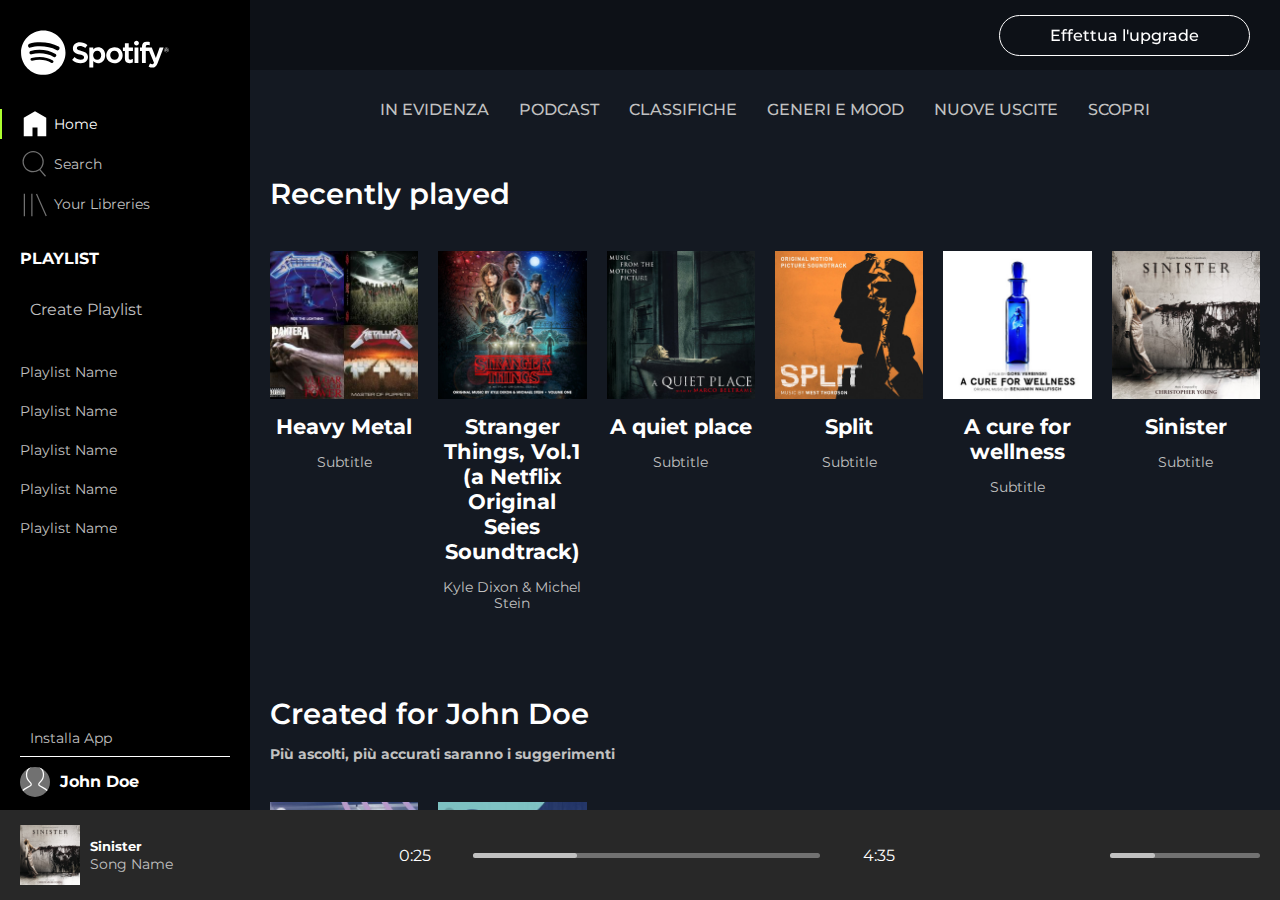
<file: index.html>
<!DOCTYPE html>
<html lang="en">
<head>

    <meta charset="UTF-8">
    <meta name="viewport" content="width=device-width, initial-scale=1.0">
    <!-- font -->
    <link rel="preconnect" href="https://fonts.googleapis.com">
    <link rel="preconnect" href="https://fonts.gstatic.com" crossorigin>
    <link href="https://fonts.googleapis.com/css2?family=Montserrat:wght@300;400;500;600&display=swap" rel="stylesheet">
    <!-- icon -->
    <link rel="stylesheet" href="https://cdnjs.cloudflare.com/ajax/libs/font-awesome/6.4.2/css/all.min.css" integrity="sha512-z3gLpd7yknf1YoNbCzqRKc4qyor8gaKU1qmn+CShxbuBusANI9QpRohGBreCFkKxLhei6S9CQXFEbbKuqLg0DA==" crossorigin="anonymous" referrerpolicy="no-referrer" />
    <!-- css -->
    <link rel="stylesheet" href="style.css">
    <title>Cose</title>

</head>
<body>

    <div class="wrapper">

        <!-- CALL TO ACTION -->
        <div id="call">
            <div role="button" class="btn fw-500">
                Effettua l'upgrade
            </div>
        </div>

        <!-- MAIN -->
        <main class="d-flex bg-main">
            
            <!-- SIDE-BAR -->
            <nav class="bg-darker d-flex col-flex" id="side-bar">

                <div class="wt d-flex col-flex">
                    <!-- logo -->
                    <div class="px-20 py-30" id="logo">
                        <a href="index.html"><img src="spotify/img/logo.svg" alt="logo"></a>
                    </div>
                    <img class="px-20 py-15" id="small-logo" src="spotify/img/logo-small.svg" alt="logo">
                    <!-- explore menù -->
                    <ul class="explore px-20">
                        <li>
                            <a href="#">
                                <img class="v-middle icon" src="spotify/img/home.svg" alt="home">
                                <span class="v-middle txt-light fs-little">Home</span>
                            </a>
                            <div class="v-line bg-high"></div>
                        </li>
                        <li class="py-10">
                            <a href="#">
                                <img class="v-middle icon" src="spotify/img/search.svg" alt="search">
                                <span class="v-middle txt-grey fs-little">Search</span>
                            </a>
                        </li>
                        <li>
                            <a href="#">
                                <a href="#">
                                    <img class="v-middle icon" src="spotify/img/libreria.svg" alt="libraries">
                                    <span class="v-middle txt-grey fs-little">Your Libreries</span>
                                </a>
                            </a>
                        </li>
                    </ul>
                    <!-- playlist section -->
                    <div class="ppl px-20 py-30 d-flex col-flex">
                        <h3 class="maiusc fs-root">playlist</h3>
                        <div class="py-15">
                            <i class="fa-sharp fa-solid fa-square-plus v-middle txt-grey"></i>
                            <span class="v-middle txt-grey px-10">Create Playlist</span>
                        </div>
                        <ul>
                            <li class="py-10">
                                <a class="txt-grey fs-little" href="#">Playlist Name</a>
                            </li>
                            <li class="py-10">
                                <a class="txt-grey fs-little" href="#">Playlist Name</a>
                            </li>
                            <li class="py-10">
                                <a class="txt-grey fs-little" href="#">Playlist Name</a>
                            </li>
                            <li class="py-10">
                                <a class="txt-grey fs-little" href="#">Playlist Name</a>
                            </li>
                            <li class="py-10">
                                <a class="txt-grey fs-little" href="#">Playlist Name</a>
                            </li>
                            <li class="py-10">
                                <a class="txt-grey fs-little" href="#">Playlist Name</a>
                            </li>
                        </ul>
                    </div>
                </div>

                <!-- user -->
                <div class="wb px-20">
                    <div class="download py-10 d-flex">
                        <i class="fa-solid fa-cloud-arrow-down txt-grey"></i>
                        <span href="#" class="txt-grey fs-little px-10">Installa App</span>
                    </div>
                    <div class="user py-10 d-flex">
                        <div class="profile circle bg-grey d-flex">
                            <img class="icon" src="spotify/img/profile.svg" alt="profile">
                        </div>
                        <h3>
                            <span href="#" class="px-10 txt-light fs-root">John Doe</span>
                        </h3>
                    </div>
                </div>
            </nav>

            <!-- MAIN CONTENT -->
            <section id="main-content">

                <nav>

                    <!-- Discover -->
                    <ul class="discover d-flex j-center a-center wrap">
                        <li>
                            <a class="txt-grey maiusc fw-500" href="#">In Evidenza</a>
                            <div class="underline bg-high active"></div>
                        </li>
                        <li>
                            <a class="txt-grey maiusc fw-500" href="#">Podcast</a>
                            <div class="underline bg-high"></div>
                        </li>
                        <li>
                            <a class="txt-grey maiusc fw-500" href="#">Classifiche</a>
                            <div class="underline bg-high"></div>
                        </li>
                        <li>
                            <a class="txt-grey maiusc fw-500" href="#">Generi e Mood</a>
                            <div class="underline bg-high"></div>
                        </li>
                        <li>
                            <a class="txt-grey maiusc fw-500" href="#">Nuove Uscite</a>
                            <div class="underline bg-high"></div>
                        </li>
                        <li>
                            <a class="txt-grey maiusc fw-500" href="#">Scopri</a>
                            <div class="underline bg-high"></div>
                        </li>
                    </ul>

                    <!-- RECENTLY PLAYED -->
                    <section class="recently py-30">

                        <h2 class="fw-600 py-15 px-10">Recently played</h2>

                        <div class="row d-flex wrap py-15">

                            <div class="col px-10 py-10">
                                <div class="card-img">
                                    <img class="fluid" src="spotify/img/metal_lifting.jpg" alt="metal-lifting">
                                    <div class="overlay d-flex j-center a-center">
                                        <i class="fa-regular fa-circle-play"></i>
                                    </div>
                                </div>
                                <div class="card-text txt-center">
                                    <h3 class="py-15">Heavy Metal</h3>
                                    <h4 class="fw-400 fs-little txt-grey">Subtitle</h4>
                                </div>
                            </div>

                            <div class="col px-10 py-10">
                                <div class="card-img">
                                    <img class="fluid" src="spotify/img/stranger.jpeg" alt="stranger-things">
                                    <div class="overlay d-flex j-center a-center">
                                        <i class="fa-regular fa-circle-play"></i>
                                    </div>
                                </div>
                                <div class="card-text txt-center">
                                    <h3 class="py-15">Stranger Things, Vol.1 (a Netflix Original Seies Soundtrack)</h3>
                                    <h4 class="fw-400 fs-little txt-grey">Kyle Dixon & Michel Stein</h4>
                                </div>
                            </div>

                            <div class="col px-10 py-10">
                                <div class="card-img">
                                    <img class="fluid" src="spotify/img/aquietplace.jpeg" alt="a-quiet-place">
                                    <div class="overlay d-flex j-center a-center">
                                        <i class="fa-regular fa-circle-play"></i>
                                    </div>
                                </div>
                                <div class="card-text txt-center">
                                    <h3 class="py-15">A quiet place</h3>
                                    <h4 class="fw-400 fs-little txt-grey">Subtitle</h4>
                                </div>
                            </div>

                            <div class="col px-10 py-10">
                                <div class="card-img">
                                    <img class="fluid" src="spotify/img/split.jpeg" alt="split">
                                    <div class="overlay d-flex j-center a-center">
                                        <i class="fa-regular fa-circle-play"></i>
                                    </div>
                                </div>
                                <div class="card-text txt-center">
                                    <h3 class="py-15">Split</h3>
                                    <h4 class="fw-400 fs-little txt-grey">Subtitle</h4>
                                </div>
                            </div>

                            <div class="col px-10 py-10">
                                <div class="card-img">
                                    <img class="fluid" src="spotify/img/cure.jpeg" alt="a-cure-for-wellness">
                                    <div class="overlay d-flex j-center a-center">
                                        <i class="fa-regular fa-circle-play"></i>
                                    </div>
                                </div>
                                <div class="card-text txt-center">
                                    <h3 class="py-15">A cure for wellness</h3>
                                    <h4 class="fw-400 fs-little txt-grey">Subtitle</h4>
                                </div>
                            </div>

                            <div class="col px-10 py-10">
                                <div class="card-img">
                                    <img class="fluid" src="spotify/img/sinister.jpeg" alt="sinister">
                                    <div class="overlay d-flex j-center a-center">
                                        <i class="fa-regular fa-circle-play"></i>
                                    </div>
                                </div>
                                <div class="card-text txt-center">
                                    <h3 class="py-15">Sinister</h3>
                                    <h4 class="fw-400 fs-little txt-grey">Subtitle</h4>
                                </div>
                            </div>

                            
                        </div>

                    </section>

                    <!-- CREATED FOR -->
                    <section class="created py-30">

                        <h2 class="fw-600 px-10">Created for John Doe</h2>

                        <h4 class="txt-grey px-10 py-15 fs-little">Più ascolti, più accurati saranno i suggerimenti</h4>

                        <div class="row d-flex py-15 wrap">

                            <div class="col px-10 py-10">
                                <div class="card-img">
                                    <img class="fluid" src="spotify/img/radar.jpeg" alt="metal-lifting">
                                    <div class="overlay d-flex j-center a-center">
                                        <i class="fa-regular fa-circle-play"></i>
                                    </div>
                                </div>
                                <div class="card-text txt-center">
                                    <h3 class="py-15">Release Radar</h3>
                                </div>
                            </div>

                            <div class="col px-10 py-10">
                                <div class="card-img">
                                    <img class="fluid" src="spotify/img/mixdaily.jpeg" alt="metal-lifting">
                                    <div class="overlay d-flex j-center a-center">
                                        <i class="fa-regular fa-circle-play"></i>
                                    </div>
                                </div>
                                <div class="card-text txt-center">
                                    <a class="txt-light" href="pages/daily.html">
                                        <h3 class="py-15">Daily mix 1</h3>
                                    </a>
                                </div>
                            </div>
                            
                        </div>

                    </section>

                    <!-- POPULAR ARTISTS -->
                    <section class="popular py-30">

                        <h2 class="fw-600 px-10">Artisti più popolari</h2>

                        <h4 class="txt-grey px-10 py-15 fs-little">Più ascolti, più accurati saranno i suggerimenti</h4>

                        <div class="row d-flex wrap py-15">

                            <div class="col px-10 py-10">
                                <div class="card-img circle">
                                    <img class="fluid" src="spotify/img/youg.jpeg" alt="metal-lifting">
                                    <div class="overlay d-flex j-center a-center">
                                        <i class="fa-regular fa-circle-play"></i>
                                    </div>
                                </div>
                                <div class="card-text txt-center">
                                    <h3 class="py-15">Lana del Rey</h3>
                                </div>
                            </div>

                            <div class="col px-10 py-10">
                                <div class="card-img circle">
                                    <img class="fluid" src="spotify/img/einaudi.jpeg" alt="metal-lifting">
                                    <div class="overlay d-flex j-center a-center">
                                        <i class="fa-regular fa-circle-play"></i>
                                    </div>
                                </div>
                                <div class="card-text txt-center">
                                    <h3 class="py-15">Ludovico Enaudi</h3>
                                </div>
                            </div>
                            
                        </div>

                    </section>
                </nav>
            </section>
        </main>

        <!-- PLAYBAR -->
        <div class="bg-dark d-flex a-center px-20" id="play-bar">

            <div class="left">
                <div class="d-flex a-center">
                    <div class="song-img">
                        <img class="fluid" src="spotify/img/sinister.jpeg" alt="sinister">
                    </div>
                    <div class="song-info px-10">
                        <h5>Sinister</h5>
                        <a href="#" class="txt-grey fs-little">Song Name</a>
                    </div>
                    <div class="px-20">
                        <i class="fa-regular fa-heart txt-grey px-10"></i>
                        <i class="fa-regular fa-folder txt-grey"></i>
                    </div>
                </div>
            </div>

            <div class="middle">
                <div class="play-btn">
                    <ul class="d-flex a-center j-center">
                        <li class="px-10">
                            <a href="#"><i class="fa-solid fa-shuffle txt-light"></i></a>
                        </li>
                        <li class="px-10">
                            <a href="#"><i class="fa-solid fa-backward-step txt-light"></i></a>
                        </li>
                        <li class="px-10">
                            <a href="#"><i class="fa-regular fa-circle-play txt-light"></i></a>
                        </li>
                        <li class="px-10">
                            <a href="#"><i class="fa-solid fa-forward-step txt-light"></i></a>
                        </li>
                        <li class="px-10">
                            <a href="#"><i class="fa-solid fa-rotate-right txt-light"></i></a>
                        </li>
                    </ul>
                </div>
                <div class="time-bar d-flex j-between a-center py-10">
                    <div>
                        0:25
                    </div>
                    <div class="pb bg-grey d-flex a-center">
                        <div class="hv bg-lightgrey"></div>
                        <div class="round bg-grey"></div>
                    </div>
                    <div>
                        4:35
                    </div>
                </div>
            </div>

            <div class="right d-flex a-center">
                <i class="fa-solid fa-list txt-light px-10"></i>
                <i class="fa-solid fa-display txt-light px-10"></i>
                <i class="fa-solid fa-volume-high txt-light px-10"></i>
                <div class="vb bg-grey d-flex a-center">
                    <div class="hv bg-lightgrey"></div>
                    <div class="round bg-grey"></div>
                </div>
            </div>
        </div>
    </div>
    
</body>
</html>
</file>
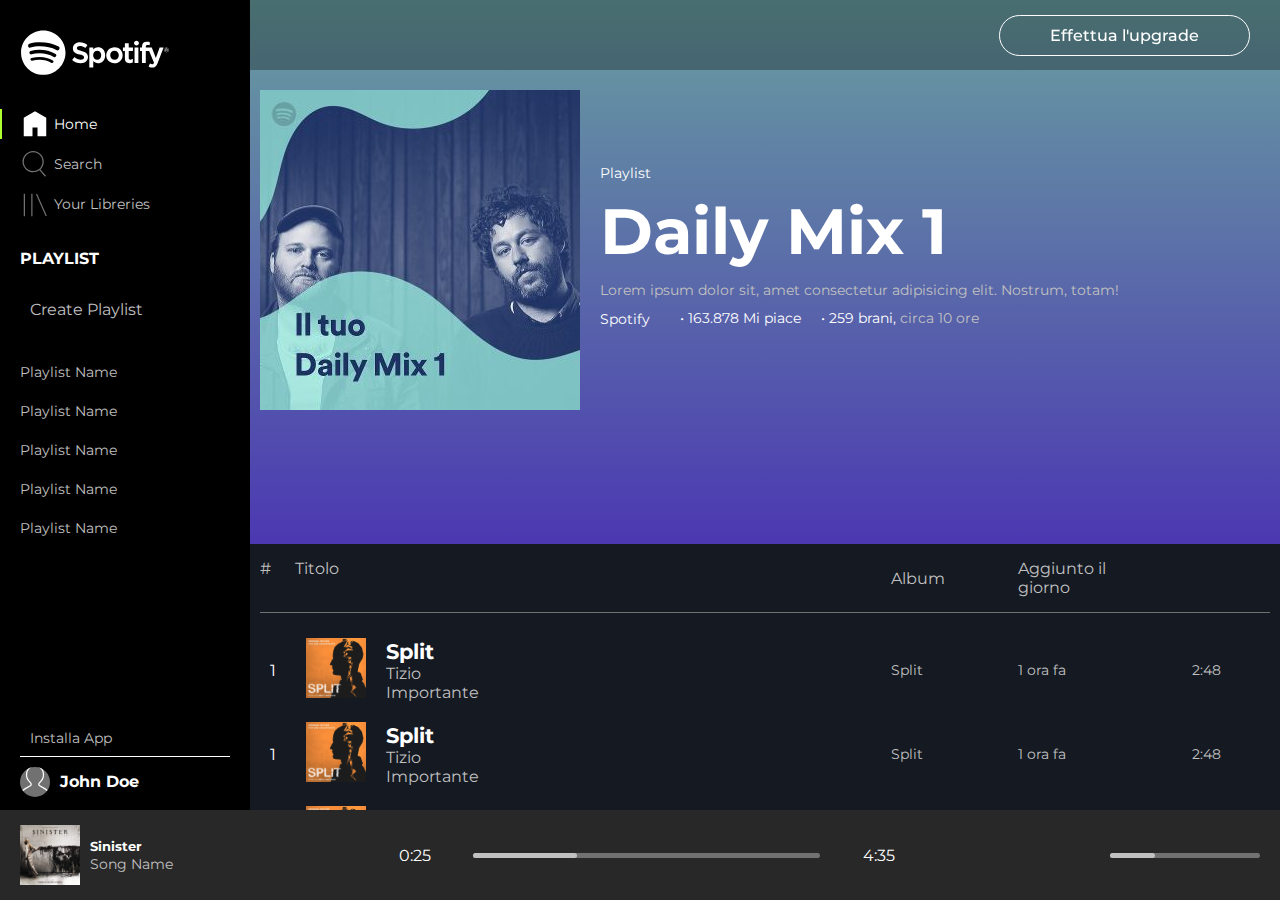
<file: pages/daily.html>
<!DOCTYPE html>
<html lang="en">

<head>

    <meta charset="UTF-8">
    <meta name="viewport" content="width=device-width, initial-scale=1.0">
    <!-- font -->
    <link rel="preconnect" href="https://fonts.googleapis.com">
    <link rel="preconnect" href="https://fonts.gstatic.com" crossorigin>
    <link href="https://fonts.googleapis.com/css2?family=Montserrat:wght@300;400;500;600&display=swap" rel="stylesheet">
    <!-- icon -->
    <link rel="stylesheet" href="https://cdnjs.cloudflare.com/ajax/libs/font-awesome/6.4.2/css/all.min.css"
        integrity="sha512-z3gLpd7yknf1YoNbCzqRKc4qyor8gaKU1qmn+CShxbuBusANI9QpRohGBreCFkKxLhei6S9CQXFEbbKuqLg0DA=="
        crossorigin="anonymous" referrerpolicy="no-referrer" />
    <!-- css -->
    <link rel="stylesheet" href="../style.css">
    <title>Cose</title>

</head>

<body id="daily">

    <div class="wrapper">

        <!-- CALL TO ACTION -->
        <div id="call">
            <div role="button" class="btn fw-500">
                Effettua l'upgrade
            </div>
        </div>

        <!-- MAIN -->
        <main class="d-flex bg-main">

            <!-- SIDE-BAR -->
            <nav class="bg-darker d-flex col-flex j-between" id="side-bar">

                <div class="wt">
                    <!-- logo -->
                    <div class="px-20 py-30" id="logo">
                        <a href="../index.html"><img src="../spotify/img/logo.svg" alt="logo"></a>
                    </div>
                    <img class="px-20 py-15" id="small-logo" src="../spotify/img/logo-small.svg" alt="logo">
                    <!-- explore menù -->
                    <ul class="explore px-20">
                        <li>
                            <a href="#">
                                <img class="v-middle icon" src="../spotify/img/home.svg" alt="home">
                                <span class="v-middle txt-light fs-little">Home</span>
                            </a>
                            <div class="v-line bg-high"></div>
                        </li>
                        <li class="py-10">
                            <a href="#">
                                <img class="v-middle icon" src="../spotify/img/search.svg" alt="search">
                                <span class="v-middle txt-grey fs-little">Search</span>
                            </a>
                        </li>
                        <li>
                            <a href="#">
                                <a href="#">
                                    <img class="v-middle icon" src="../spotify/img/libreria.svg" alt="libraries">
                                    <span class="v-middle txt-grey fs-little">Your Libreries</span>
                                </a>
                            </a>
                        </li>
                    </ul>
                    <!-- playlist section -->
                    <div class="ppl px-20 py-30">
                        <h3 class="maiusc fs-root">playlist</h3>
                        <div class="py-15">
                            <i class="fa-sharp fa-solid fa-square-plus v-middle txt-grey"></i>
                            <span class="v-middle txt-grey px-10">Create Playlist</span>
                        </div>
                        <ul>
                            <li class="py-10">
                                <a class="txt-grey fs-little" href="#">Playlist Name</a>
                            </li>
                            <li class="py-10">
                                <a class="txt-grey fs-little" href="#">Playlist Name</a>
                            </li>
                            <li class="py-10">
                                <a class="txt-grey fs-little" href="#">Playlist Name</a>
                            </li>
                            <li class="py-10">
                                <a class="txt-grey fs-little" href="#">Playlist Name</a>
                            </li>
                            <li class="py-10">
                                <a class="txt-grey fs-little" href="#">Playlist Name</a>
                            </li>
                            <li class="py-10">
                                <a class="txt-grey fs-little" href="#">Playlist Name</a>
                            </li>
                        </ul>
                    </div>
                </div>

                <!-- user -->
                <div class="wb px-20">
                    <div class="download py-10 d-flex">
                        <i class="fa-solid fa-cloud-arrow-down txt-grey"></i>
                        <span href="#" class="txt-grey fs-little px-10">Installa App</span>
                    </div>
                    <div class="user py-10 d-flex">
                        <div class="profile circle bg-grey d-flex">
                            <img class="icon" src="../spotify/img/profile.svg" alt="profile">
                        </div>
                        <h3>
                            <span href="#" class="px-10 txt-light fs-root">John Doe</span>
                        </h3>
                    </div>
                </div>
            </nav>

            <!-- MAIN CONTENT -->
            <section id="main-content">

                <nav>
                    <div class="wow">

                        <section class="d-flex a-center px-10">
                            <div>
                                <img class="fluid" src="../spotify/img/mixdaily.jpeg" alt="metal-lifting">
                            </div>
                            <div class="px-20">
                                <span class="fs-little">Playlist</span>
                                <h1 class="py-10">Daily Mix 1</h1>
                                <span class="fs-little txt-grey">Lorem ipsum dolor sit, amet consectetur adipisicing elit.
                                    Nostrum, totam!</span>
                                <div class="d-flex a-center py-10">
                                    <div>
                                        <i class="fa-brands fa-spotify"></i>
                                        <span class="fs-little">Spotify</span>
                                    </div>
                                    <ul class="d-flex fs-little px-20">
                                        <li>
                                            <span>&bullet;</span>
                                            163.878 Mi piace
                                        </li>
                                        <li>
                                            <span>&bullet;</span>
                                            259 brani, <span class="txt-grey">circa 10 ore</span>
                                        </li>
                                    </ul>
                                </div>
                            </div>
                        </section>

                        <div class="actions px-10 py-30">
                            <i class="fa-solid fa-circle-play"></i>
                            <i class="fa-regular fa-heart px-20"></i>
                            <i class="fa-solid fa-caret-down"></i>
                        
                        </div>

                        <div class="boom d-flex j-center a-center">
                            <div class="giga-boom">
                                <a class="txt-light" href="#">scegli tema</a>
                            </div>
    
                        </div>
                    </div>

                    <div class="table px-10 bg-main">

                        <header class="d-flex txt-grey py-15">
                            <div class="sx">
                                <div class="col">
                                    <span>#</span>
                                    <span class="px-20">Titolo</span>
                                </div>
                            </div>
                            <div class="dx d-flex f-end a-center">
                                <div class="col">
                                    <span>Album</span>
                                </div>
                                <div class="col">
                                    <span>Aggiunto il giorno</span>
                                </div>
                                <div class="col d-flex j-center">
                                    <span><i class="fa-regular fa-clock"></i></span>
                                </div>
                            </div>
                        </header>

                        <div class="py-15">

                            <div class="row d-flex j-between py-10">
                                <div class="sx d-flex">
                                    <div class="col d-flex a-center">
                                        <span class="number px-10">1</span>
                                        <div class="ez-section px-10">
                                            <i-amp-video-eq>
                                                <div class="-amp-video-eq-col">
                                                  <div class="-amp-video-eq-1-1"></div>
                                                  <div class="-amp-video-eq-1-2"></div>
                                                </div>
                                                <div class="-amp-video-eq-col">
                                                  <div class="-amp-video-eq-2-1"></div>
                                                  <div class="-amp-video-eq-2-2"></div>
                                                </div>
                                                <div class="-amp-video-eq-col">
                                                  <div class="-amp-video-eq-3-1"></div>
                                                  <div class="-amp-video-eq-3-2"></div>
                                                </div>
                                                <div class="-amp-video-eq-col">
                                                  <div class="-amp-video-eq-4-1"></div>
                                                  <div class="-amp-video-eq-4-2"></div>
                                                </div>
                                              </i-amp-video-eq>                          
                                        </div>
                                        <div>
                                            <img class="song-img" src="../spotify/img/split.jpeg" alt="split">
                                        </div>
                                        <div class="px-20">
                                            <h3>Split</h3>
                                            <span class="txt-grey">Tizio Importante</span>
                                        </div>
                                    </div>
                                </div>
                                <div class="dx d-flex f-end a-center fs-little txt-grey">
                                    <div class="col">
                                        <span>Split</span>
                                    </div>
                                    <div class="col">
                                        <span>1 ora fa</span>
                                    </div>
                                    <div class="col d-flex j-center">
                                        <span>2:48</span>
                                    </div>
                                </div>
                            </div>

                            <div class="row d-flex j-between py-10">
                                <div class="sx d-flex">
                                    <div class="col d-flex a-center">
                                        <span class="number px-10">1</span>
                                        <div class="ez-section px-10">
                                            <i-amp-video-eq>
                                                <div class="-amp-video-eq-col">
                                                  <div class="-amp-video-eq-1-1"></div>
                                                  <div class="-amp-video-eq-1-2"></div>
                                                </div>
                                                <div class="-amp-video-eq-col">
                                                  <div class="-amp-video-eq-2-1"></div>
                                                  <div class="-amp-video-eq-2-2"></div>
                                                </div>
                                                <div class="-amp-video-eq-col">
                                                  <div class="-amp-video-eq-3-1"></div>
                                                  <div class="-amp-video-eq-3-2"></div>
                                                </div>
                                                <div class="-amp-video-eq-col">
                                                  <div class="-amp-video-eq-4-1"></div>
                                                  <div class="-amp-video-eq-4-2"></div>
                                                </div>
                                              </i-amp-video-eq>
                                        </div>
                                        <div>
                                            <img class="song-img" src="../spotify/img/split.jpeg" alt="split">
                                        </div>
                                        <div class="px-20">
                                            <h3>Split</h3>
                                            <span class="txt-grey">Tizio Importante</span>
                                        </div>
                                    </div>
                                </div>
                                <div class="dx d-flex f-end a-center fs-little txt-grey">
                                    <div class="col">
                                        <span>Split</span>
                                    </div>
                                    <div class="col">
                                        <span>1 ora fa</span>
                                    </div>
                                    <div class="col d-flex j-center">
                                        <span>2:48</span>
                                    </div>
                                </div>
                            </div>

                            <div class="row d-flex j-between py-10">
                                <div class="sx d-flex">
                                    <div class="col d-flex a-center">
                                        <span class="number px-10">1</span>
                                        <div class="ez-section px-10">
                                            <i-amp-video-eq>
                                                <div class="-amp-video-eq-col">
                                                  <div class="-amp-video-eq-1-1"></div>
                                                  <div class="-amp-video-eq-1-2"></div>
                                                </div>
                                                <div class="-amp-video-eq-col">
                                                  <div class="-amp-video-eq-2-1"></div>
                                                  <div class="-amp-video-eq-2-2"></div>
                                                </div>
                                                <div class="-amp-video-eq-col">
                                                  <div class="-amp-video-eq-3-1"></div>
                                                  <div class="-amp-video-eq-3-2"></div>
                                                </div>
                                                <div class="-amp-video-eq-col">
                                                  <div class="-amp-video-eq-4-1"></div>
                                                  <div class="-amp-video-eq-4-2"></div>
                                                </div>
                                              </i-amp-video-eq>
                                        </div>
                                        <div>
                                            <img class="song-img" src="../spotify/img/split.jpeg" alt="split">
                                        </div>
                                        <div class="px-20">
                                            <h3>Split</h3>
                                            <span class="txt-grey">Tizio Importante</span>
                                        </div>
                                    </div>
                                </div>
                                <div class="dx d-flex f-end a-center fs-little txt-grey">
                                    <div class="col">
                                        <span>Split</span>
                                    </div>
                                    <div class="col">
                                        <span>1 ora fa</span>
                                    </div>
                                    <div class="col d-flex j-center">
                                        <span>2:48</span>
                                    </div>
                                </div>
                            </div>

                            <div class="row d-flex j-between py-10">
                                <div class="sx d-flex">
                                    <div class="col d-flex a-center">
                                        <span class="number px-10">1</span>
                                        <div class="ez-section px-10">
                                            <i-amp-video-eq>
                                                <div class="-amp-video-eq-col">
                                                  <div class="-amp-video-eq-1-1"></div>
                                                  <div class="-amp-video-eq-1-2"></div>
                                                </div>
                                                <div class="-amp-video-eq-col">
                                                  <div class="-amp-video-eq-2-1"></div>
                                                  <div class="-amp-video-eq-2-2"></div>
                                                </div>
                                                <div class="-amp-video-eq-col">
                                                  <div class="-amp-video-eq-3-1"></div>
                                                  <div class="-amp-video-eq-3-2"></div>
                                                </div>
                                                <div class="-amp-video-eq-col">
                                                  <div class="-amp-video-eq-4-1"></div>
                                                  <div class="-amp-video-eq-4-2"></div>
                                                </div>
                                              </i-amp-video-eq>
                                        </div>
                                        <div>
                                            <img class="song-img" src="../spotify/img/split.jpeg" alt="split">
                                        </div>
                                        <div class="px-20">
                                            <h3>Split</h3>
                                            <span class="txt-grey">Tizio Importante</span>
                                        </div>
                                    </div>
                                </div>
                                <div class="dx d-flex f-end a-center fs-little txt-grey">
                                    <div class="col">
                                        <span>Split</span>
                                    </div>
                                    <div class="col">
                                        <span>1 ora fa</span>
                                    </div>
                                    <div class="col d-flex j-center">
                                        <span>2:48</span>
                                    </div>
                                </div>
                            </div>

                            <div class="row d-flex j-between py-10">
                                <div class="sx d-flex">
                                    <div class="col d-flex a-center">
                                        <span class="number px-10">1</span>
                                        <div class="ez-section px-10">
                                            <i-amp-video-eq>
                                                <div class="-amp-video-eq-col">
                                                  <div class="-amp-video-eq-1-1"></div>
                                                  <div class="-amp-video-eq-1-2"></div>
                                                </div>
                                                <div class="-amp-video-eq-col">
                                                  <div class="-amp-video-eq-2-1"></div>
                                                  <div class="-amp-video-eq-2-2"></div>
                                                </div>
                                                <div class="-amp-video-eq-col">
                                                  <div class="-amp-video-eq-3-1"></div>
                                                  <div class="-amp-video-eq-3-2"></div>
                                                </div>
                                                <div class="-amp-video-eq-col">
                                                  <div class="-amp-video-eq-4-1"></div>
                                                  <div class="-amp-video-eq-4-2"></div>
                                                </div>
                                              </i-amp-video-eq>                          
                                        </div>
                                        <div>
                                            <img class="song-img" src="../spotify/img/split.jpeg" alt="split">
                                        </div>
                                        <div class="px-20">
                                            <h3>Split</h3>
                                            <span class="txt-grey">Tizio Importante</span>
                                        </div>
                                    </div>
                                </div>
                                <div class="dx d-flex f-end a-center fs-little txt-grey">
                                    <div class="col">
                                        <span>Split</span>
                                    </div>
                                    <div class="col">
                                        <span>1 ora fa</span>
                                    </div>
                                    <div class="col d-flex j-center">
                                        <span>2:48</span>
                                    </div>
                                </div>
                            </div>

                            <div class="row d-flex j-between py-10">
                                <div class="sx d-flex">
                                    <div class="col d-flex a-center">
                                        <span class="number px-10">1</span>
                                        <div class="ez-section px-10">
                                            <i-amp-video-eq>
                                                <div class="-amp-video-eq-col">
                                                  <div class="-amp-video-eq-1-1"></div>
                                                  <div class="-amp-video-eq-1-2"></div>
                                                </div>
                                                <div class="-amp-video-eq-col">
                                                  <div class="-amp-video-eq-2-1"></div>
                                                  <div class="-amp-video-eq-2-2"></div>
                                                </div>
                                                <div class="-amp-video-eq-col">
                                                  <div class="-amp-video-eq-3-1"></div>
                                                  <div class="-amp-video-eq-3-2"></div>
                                                </div>
                                                <div class="-amp-video-eq-col">
                                                  <div class="-amp-video-eq-4-1"></div>
                                                  <div class="-amp-video-eq-4-2"></div>
                                                </div>
                                              </i-amp-video-eq>
                                        </div>
                                        <div>
                                            <img class="song-img" src="../spotify/img/split.jpeg" alt="split">
                                        </div>
                                        <div class="px-20">
                                            <h3>Split</h3>
                                            <span class="txt-grey">Tizio Importante</span>
                                        </div>
                                    </div>
                                </div>
                                <div class="dx d-flex f-end a-center fs-little txt-grey">
                                    <div class="col">
                                        <span>Split</span>
                                    </div>
                                    <div class="col">
                                        <span>1 ora fa</span>
                                    </div>
                                    <div class="col d-flex j-center">
                                        <span>2:48</span>
                                    </div>
                                </div>
                            </div>

                            <div class="row d-flex j-between py-10">
                                <div class="sx d-flex">
                                    <div class="col d-flex a-center">
                                        <span class="number px-10">1</span>
                                        <div class="ez-section px-10">
                                            <i-amp-video-eq>
                                                <div class="-amp-video-eq-col">
                                                  <div class="-amp-video-eq-1-1"></div>
                                                  <div class="-amp-video-eq-1-2"></div>
                                                </div>
                                                <div class="-amp-video-eq-col">
                                                  <div class="-amp-video-eq-2-1"></div>
                                                  <div class="-amp-video-eq-2-2"></div>
                                                </div>
                                                <div class="-amp-video-eq-col">
                                                  <div class="-amp-video-eq-3-1"></div>
                                                  <div class="-amp-video-eq-3-2"></div>
                                                </div>
                                                <div class="-amp-video-eq-col">
                                                  <div class="-amp-video-eq-4-1"></div>
                                                  <div class="-amp-video-eq-4-2"></div>
                                                </div>
                                              </i-amp-video-eq>
                                        </div>
                                        <div>
                                            <img class="song-img" src="../spotify/img/split.jpeg" alt="split">
                                        </div>
                                        <div class="px-20">
                                            <h3>Split</h3>
                                            <span class="txt-grey">Tizio Importante</span>
                                        </div>
                                    </div>
                                </div>
                                <div class="dx d-flex f-end a-center fs-little txt-grey">
                                    <div class="col">
                                        <span>Split</span>
                                    </div>
                                    <div class="col">
                                        <span>1 ora fa</span>
                                    </div>
                                    <div class="col d-flex j-center">
                                        <span>2:48</span>
                                    </div>
                                </div>
                            </div>

                            <div class="row d-flex j-between py-10">
                                <div class="sx d-flex">
                                    <div class="col d-flex a-center">
                                        <span class="number px-10">1</span>
                                        <div class="ez-section px-10">
                                            <i-amp-video-eq>
                                                <div class="-amp-video-eq-col">
                                                  <div class="-amp-video-eq-1-1"></div>
                                                  <div class="-amp-video-eq-1-2"></div>
                                                </div>
                                                <div class="-amp-video-eq-col">
                                                  <div class="-amp-video-eq-2-1"></div>
                                                  <div class="-amp-video-eq-2-2"></div>
                                                </div>
                                                <div class="-amp-video-eq-col">
                                                  <div class="-amp-video-eq-3-1"></div>
                                                  <div class="-amp-video-eq-3-2"></div>
                                                </div>
                                                <div class="-amp-video-eq-col">
                                                  <div class="-amp-video-eq-4-1"></div>
                                                  <div class="-amp-video-eq-4-2"></div>
                                                </div>
                                              </i-amp-video-eq>
                                        </div>
                                        <div>
                                            <img class="song-img" src="../spotify/img/split.jpeg" alt="split">
                                        </div>
                                        <div class="px-20">
                                            <h3>Split</h3>
                                            <span class="txt-grey">Tizio Importante</span>
                                        </div>
                                    </div>
                                </div>
                                <div class="dx d-flex f-end a-center fs-little txt-grey">
                                    <div class="col">
                                        <span>Split</span>
                                    </div>
                                    <div class="col">
                                        <span>1 ora fa</span>
                                    </div>
                                    <div class="col d-flex j-center">
                                        <span>2:48</span>
                                    </div>
                                </div>
                            </div>

                        </div>
                    </div>



    </div>
    </nav>
    </section>
    </main>

    <!-- PLAYBAR -->
    <div class="bg-dark d-flex a-center px-20" id="play-bar">

        <div class="left">
            <div class="d-flex a-center">
                <div class="song-img">
                    <img class="fluid" src="../spotify/img/sinister.jpeg" alt="sinister">
                </div>
                <div class="song-info px-10">
                    <h5>Sinister</h5>
                    <a href="#" class="txt-grey fs-little">Song Name</a>
                </div>
                <div class="px-20">
                    <i class="fa-regular fa-heart txt-grey px-10"></i>
                    <i class="fa-regular fa-folder txt-grey"></i>
                </div>
            </div>
        </div>

        <div class="middle">
            <div class="play-btn">
                <ul class="d-flex a-center j-center">
                    <li class="px-10">
                        <a href="#"><i class="fa-solid fa-shuffle txt-light"></i></a>
                    </li>
                    <li class="px-10">
                        <a href="#"><i class="fa-solid fa-backward-step txt-light"></i></a>
                    </li>
                    <li class="px-10">
                        <a href="#"><i class="fa-regular fa-circle-play txt-light"></i></a>
                    </li>
                    <li class="px-10">
                        <a href="#"><i class="fa-solid fa-forward-step txt-light"></i></a>
                    </li>
                    <li class="px-10">
                        <a href="#"><i class="fa-solid fa-rotate-right txt-light"></i></a>
                    </li>
                </ul>
            </div>
            <div class="time-bar d-flex j-between a-center py-10">
                <div>
                    0:25
                </div>
                <div class="pb bg-grey d-flex a-center">
                    <div class="hv bg-lightgrey"></div>
                    <div class="round bg-grey"></div>
                </div>
                <div>
                    4:35
                </div>
            </div>
        </div>

        <div class="right d-flex a-center">
            <i class="fa-solid fa-list txt-light px-10"></i>
            <i class="fa-solid fa-display txt-light px-10"></i>
            <i class="fa-solid fa-volume-high txt-light px-10"></i>
            <div class="vb bg-grey d-flex a-center">
                <div class="hv bg-lightgrey"></div>
                <div class="round bg-grey"></div>
            </div>
        </div>
    </div>
    </div>

</body>

</html>
</file>
<file: style.css>
/* reset */
* {
    box-sizing: border-box;
    padding: 0;
    margin: 0;
}

/* palette */
:root {
    --color-dark-color: #141922;
    --color-dark-grey: #282828;
    --color-black: #000000;
    --color-white: #FFFFFF;
    --color-grey: #717171;
    --color-light-grey: #C1C1C1;
    --color-highlight: #ADFF2F;
}

/* UTILITIES */

/* background */
.bg-darker {
    background-color: var(--color-black);
}

.bg-main {
    background-color: var(--color-dark-color);
}

.bg-dark {
    background-color: var(--color-dark-grey);
}

.bg-grey {
    background-color: var(--color-grey);
}

.bg-high {
    background-color: var(--color-highlight);
}

.bg-lightgrey {
    background-color: var(--color-light-grey);
}

/* text */
body {
    font-family: 'Montserrat', sans-serif;
    color: white;
}

h2 {
    font-size: 1.8em;
}

.txt-grey {
    color: var(--color-light-grey);
}

.txt-light {
    color: var(--color-white);
}

.txt-center {
    text-align: center;
}

.fs-little {
    font-size: 0.85em;
}

.fs-root {
    font-size: 1rem;
}

.fw-400 {
    font-weight: 400;
}

.fw-500 {
    font-weight: 500;
}

.fw-600 {
    font-weight: 600;
}

.maiusc {
    text-transform: uppercase;
}

.v-middle {
    vertical-align: middle;
}

ul,
a {
    text-decoration: none;
    list-style: none;
}

/* spacing */
.px-10 {
    padding-left: 10px;
    padding-right: 10px;
}

.px-20 {
    padding-left: 20px;
    padding-right: 20px;
}

.py-30 {
    padding-top: 30px;
    padding-bottom: 30px;
}

.py-15 {
    padding-top: 15px;
    padding-bottom: 15px;
}

.py-10 {
    padding-top: 10px;
    padding-bottom: 10px;
}

#main-content li {
    padding: 10px 15px;
}

/* flex-utility */
.d-flex {
    display: flex;
}

.col-flex {
    flex-direction: column;
}

.j-center {
    justify-content: center;
}

.j-between {
    justify-content: space-between;
}

.a-center {
    align-items: center;
    align-content: center;
}

/* CONTAINERS */
.wrapper {
    width: 100%;
    height: 100vh;
}

main {
    width: 100%;
    height: calc(100% - 90px);
}

#side-bar {
    width: 250px;
    overflow: hidden;
}

#main-content {
    width: calc(100% - 250px);
    overflow-y: auto;
    padding: 90px 10px 0 10px;
}

#call {
    width: calc(100% - 250px);
    height: 70px;
    position: fixed;
    z-index: 999;
    top: 0;
    right: 0;
    background-color: rgba(0, 0, 0, 0.3);
}

#play-bar {
    width: 100%;
    height: 90px;
    position: fixed;
    z-index: 1000;
    bottom: 0;
    left: 0;
    justify-content: space-between;
}

.fluid {
    width: 100%;
    display: block;
}

/* general hover */
a:hover,
#side-bar span:hover {
    color: var(--color-white);
}

/* CALL TO ACTION */
.btn {
    border: 1px solid var(--color-white);
    padding: 10px 50px;
    position: absolute;
    right: 30px;
    top: 15px;
    border-radius: 30px;
    transition: all 0.5s ease-out;
    cursor: pointer;
}

.btn:hover {
    transform: scale(1.1);
    background: var(--btn-strange, linear-gradient(90deg, rgba(72, 203, 69, 0.70) 0%, rgba(217, 234, 27, 0.87) 54.53%, rgba(32, 202, 29, 0.70) 100%));
    color: var(--color-black);
}

/* MAIN CONTENT */
#main-content .col {
    width: calc(100% / 6);
    cursor: pointer;
}

.card-img {
    position: relative;
}

.wt {
    height: calc(100% - 90px);
    overflow: hidden;
}

.wb {
    height: 90px;
    background-color: var(--color-black);

}

.ppl ul {
    height: 200px;
    overflow-y: auto;
}

/* overlay hover */
.overlay {
    position: absolute;
    top: 0;
    bottom: 0;
    left: 0;
    right: 0;
    background-color: rgba(0, 0, 0, 0.5);
    opacity: 0;
    transition: all 0.4s ease-in-out;
}

.col:hover .overlay {
    opacity: 1;
}

.overlay .fa-regular.fa-circle-play {
    font-size: 50px;
    transition: all 1s ease-in-out;
}

.fa-regular.fa-circle-play:hover {
    color: var(--color-highlight);
    transform: scale(1.5);
}

/* circle */
.circle {
    border-radius: 50%;
    overflow: hidden;
}

.circle img {
    height: 100%;
    object-fit: cover;
}

/* h3 hover */
h3 {
    font-size: 1.3em;
}

#main-content h3:hover {
    animation: up-down 1.1s cubic-bezier(0.34, 0.6, 1, 0.26) infinite;
}

@keyframes up-down {
    0% {
        transform: translateY(0);

    }

    25% {
        transform: translateY(1px);
        color: var(--color-highlight);
    }

    50% {
        transform: translateY(0);
        color: var(--color-highlight);
    }

    75% {
        transform: translateY(-2px);
    }

    100% {
        transform: translateY(0);
    }
}

/* underline */
.underline {
    width: 30px;
    height: 2px;
    margin: 0 auto;
    transition: all 0.3s ease-in-out;
    opacity: 0;
}

.discover li:hover .underline {
    opacity: 1;
    width: 60px;
}

/* SIDE BAR */
#logo {
    width: 190px;
}

#small-logo {
    display: none;
}

.explore {
    position: relative;
}

.v-line {
    height: 30px;
    width: 2px;
    position: absolute;
    left: 0;
    top: 0;
    opacity: 1;
}

.icon {
    width: 30px;
}

.fa-sharp.fa-solid.fa-square-plus {
    font-size: 2.8em;
}

.user {
    border-top: 1px solid var(--color-white);
}

.profile {
    width: 30px;
    height: 30px;
}

/* PLAY BAR */
.song-img {
    width: 60px;
}

#play-bar .fa-regular.fa-circle-play {
    font-size: 2em;
}

.middle {
    width: 40%;
}

.pb {
    width: 70%;
    height: 5px;
    border-radius: 6px;
}

.vb {
    width: 150px;
    height: 5px;
    border-radius: 6px;
}

.hv {
    width: 30%;
    height: 5px;
    border-radius: 6px;

}

.round {
    width: 13px;
    height: 13px;
    border-radius: 50%;
    display: none;
}

/* playbar hover */
#play-bar .left i:hover {
    color: var(--color-white);
    transform: scale(1.2);
}

#play-bar .fa-solid.fa-rotate-right:hover {
    animation: rep 2s ease-in-out alternate infinite;
    transform: rotate(0deg);
}

@keyframes rep {
    0% {
        transform: rotate(0deg);
    }

    75% {
        transform: rotate(300deg);
    }
}

.pb:hover .hv,
.vb:hover .hv {
    background-color: var(--color-highlight);
}

.pb:hover .round,
.vb:hover .round {
    display: inline-block;
    transform: translatex(-50%);
}

/* MEDIA QUERY */
@media screen and (max-width:1200px) {
    .wrap {
        flex-wrap: wrap;
    }

    #main-content .col {
        width: calc(100% / 4);
    }
}

@media screen and (max-width:992px) {
    #main-content .col {
        width: 50%;
    }

    #play-bar .right {
        display: none;
    }

    #play-bar {
        justify-content: space-around;
    }

    .middle {
        width: 60%;
    }
}

@media screen and (max-width:768px) {
    #main-content .col {
        width: 50%;
    }

    #play-bar .left {
        display: none;
    }
}

@media screen and (max-width: 576px) {

    .ppl,
    #logo {
        display: none;
    }

    #small-logo {
        display: block;
        width: 40px;
    }

    #side-bar span {
        display: none;
    }

    #side-bar {
        width: 60px;
        align-items: center;
    }

    #side-bar .download {
        justify-content: center;
    }

    #side-bar .px-20 {
        padding-left: 5px;
        padding-right: 5px;
    }

    #call,
    #main-content {
        width: calc(100% - 60px);
    }

    #side-bar .v-line {
        display: none;
    }
}

@media screen and (max-width:375px) {
    #main-content .col {
        width: 100%;
    }

    #play-bar .middle {
        width: 100%;
    }

}


/* DAILY MIX PAGE */
#daily #main-content {
    background: var(--bg-radiant, linear-gradient(180deg, rgba(128, 196, 196, 0.78) 0%, rgba(79, 0, 248, 0.71) 98.96%));
    padding-left: 0;
    padding-right: 0;
}

#daily h1 {
    font-size: 4em;
}

#daily #main-content ul li {
    padding: 0 10px;
}

#daily .actions i {
    font-size: 3.8em;
    cursor: pointer;
}

#daily .table .col {
    width: calc(100% / 4);
}

#daily header {
    border-bottom: 1px solid var(--color-grey);
}

.f-end {
    justify-content: flex-end;
}

#daily .sx .col {
    width: calc(100% / 2);
}

#daily .sx {
    width: 50%;
}

#daily .dx {
    width: 50%;
}

#daily i-amp-video-eq {
    display: none;
}

#daily .row:hover {
    background-color: rgba(128, 128, 128, 0.5);
    border-radius: 5px;
}

#daily .row:hover .number {
    display: none;
}

#daily .row:hover i-amp-video-eq {
    display: flex;
    color: var(--color-highlight);
}

#daily .table span:hover {
    text-decoration: underline;
}

#daily .actions i:hover {
    animation: bounce 1s ease-in-out infinite;
}

@keyframes bounce {
    0% {
        transform: scale(1);
        color: var(--color-white);
    }

    50% {
        transform: scale(1.2);
        color: var(--color-highlight);
    }

    100% {
        transform: scale(1);
        color: var(--color-white)
    }
}

/* EQUALIZER */
i-amp-video-eq {
    align-items: flex-end;
    width: 20px;
    height: 12px;
    overflow: hidden;
    opacity: 0.8;
}

i-amp-video-eq .-amp-video-eq-col {
    flex: 1;
    position: relative;
    height: 100%;
    margin-right: 1px;
}

i-amp-video-eq .-amp-video-eq-col div {
    animation-name: amp-video-eq-animation;
    animation-timing-function: linear;
    animation-iteration-count: infinite;
    animation-direction: alternate;
    background-color: #FAFAFA;
    position: absolute;
    width: 100%;
    height: 100%;
    transform: translateY(100%);
    will-change: transform;
}

.-amp-video-eq-1-1 {
    animation-duration: 0.3s;
}

.-amp-video-eq-1-2 {
    animation-duration: 0.45s;
}

.-amp-video-eq-2-1 {
    animation-duration: 0.5s;
}

.-amp-video-eq-2-2 {
    animation-duration: 0.4s;
}

.-amp-video-eq-3-1 {
    animation-duration: 0.3s;
}

.-amp-video-eq-3-2 {
    animation-duration: 0.35s;
}

.-amp-video-eq-4-1 {
    animation-duration: 0.4s;
}

.-amp-video-eq-4-2 {
    animation-duration: 0.25s;
}

@keyframes amp-video-eq-animation {
    0% {
        transform: translateY(100%);
    }
    50%{
        background-color: var(--color-highlight);
    }

    100% {
        transform: translateY(0);
        background-color: #EC2F3A;
    }
}

/* animation boom */
.wow
{
    position: relative;
    overflow: hidden;
}
.boom
{
    width: 100px;
    height: 100px;
    border-radius: 50%;
    background-color: #EBA317;
    position: absolute;
    right: 0;
    bottom: 0;
    opacity: 0;
    animation: appearance 10s cubic-bezier(1, 0.01, 0.54, 0.87) forwards 1;
}
.boom a{
    opacity: 0;
    transition: all 1s ease;
}
.boom:hover a {
    opacity: 1;
}
@keyframes appearance
{
    0%{
        right: 0;
        bottom: 0;
        opacity: 0;
    }
    10%{
        right: 10%;
        bottom: 50px;
        opacity: 1;
    }
    20%{
        right: 30%;
        bottom: 50px;
        opacity: 1;
        background-color: #EBA317;
    }
    30%{
        transform: scale(1);
        background: linear-gradient(127deg, rgba(235, 125, 23, 0.67) 0.99%, rgba(235, 163, 23, 0.93) 50.07%, rgba(240, 93, 46, 0.67) 98.37%);
        opacity: 1;
    }
    50%{
        transform: scale(100);
        rotate: -120deg;
        background: linear-gradient(127deg, rgba(235, 23, 23, 0.67) 0.99%, rgba(235, 163, 23, 0.93) 50.07%, rgba(143, 240, 46, 0.67) 98.37%);
        z-index: 0;
        opacity: 0.3;
    }

    70%{
        transform: scale(1);
        rotate: 0;
        background: linear-gradient(127deg, rgba(235, 23, 23, 0.67) 0.99%, rgba(235, 163, 23, 0.93) 50.07%, rgba(143, 240, 46, 0.67) 98.37%);
        z-index: 0;
        opacity: 0.6;
    }
    
    100%{
        right: 30px;
        bottom: 30px;
        opacity: 1;
        background: linear-gradient(127deg, rgba(235, 23, 23, 0.67) 0.99%, rgba(235, 163, 23, 0.93) 50.07%, rgba(143, 240, 46, 0.67) 98.37%);
    }
    
}
</file>
